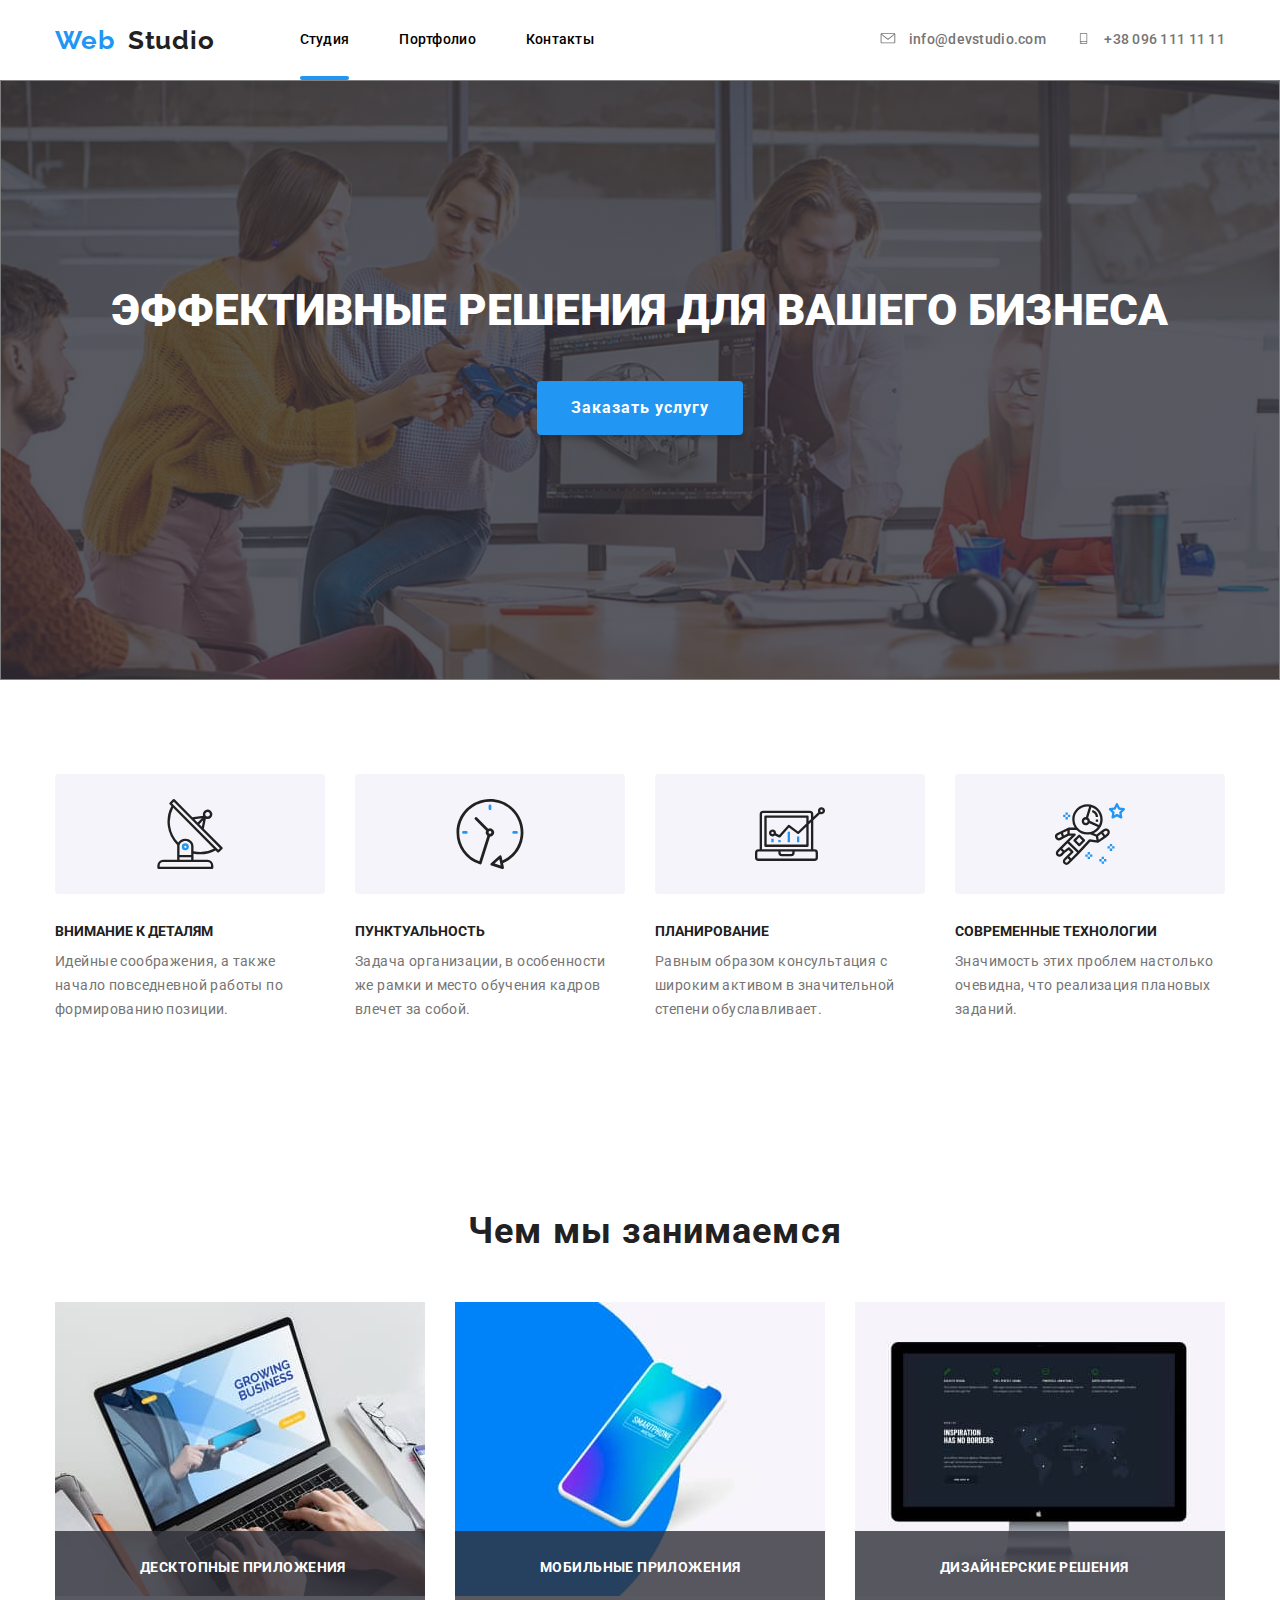
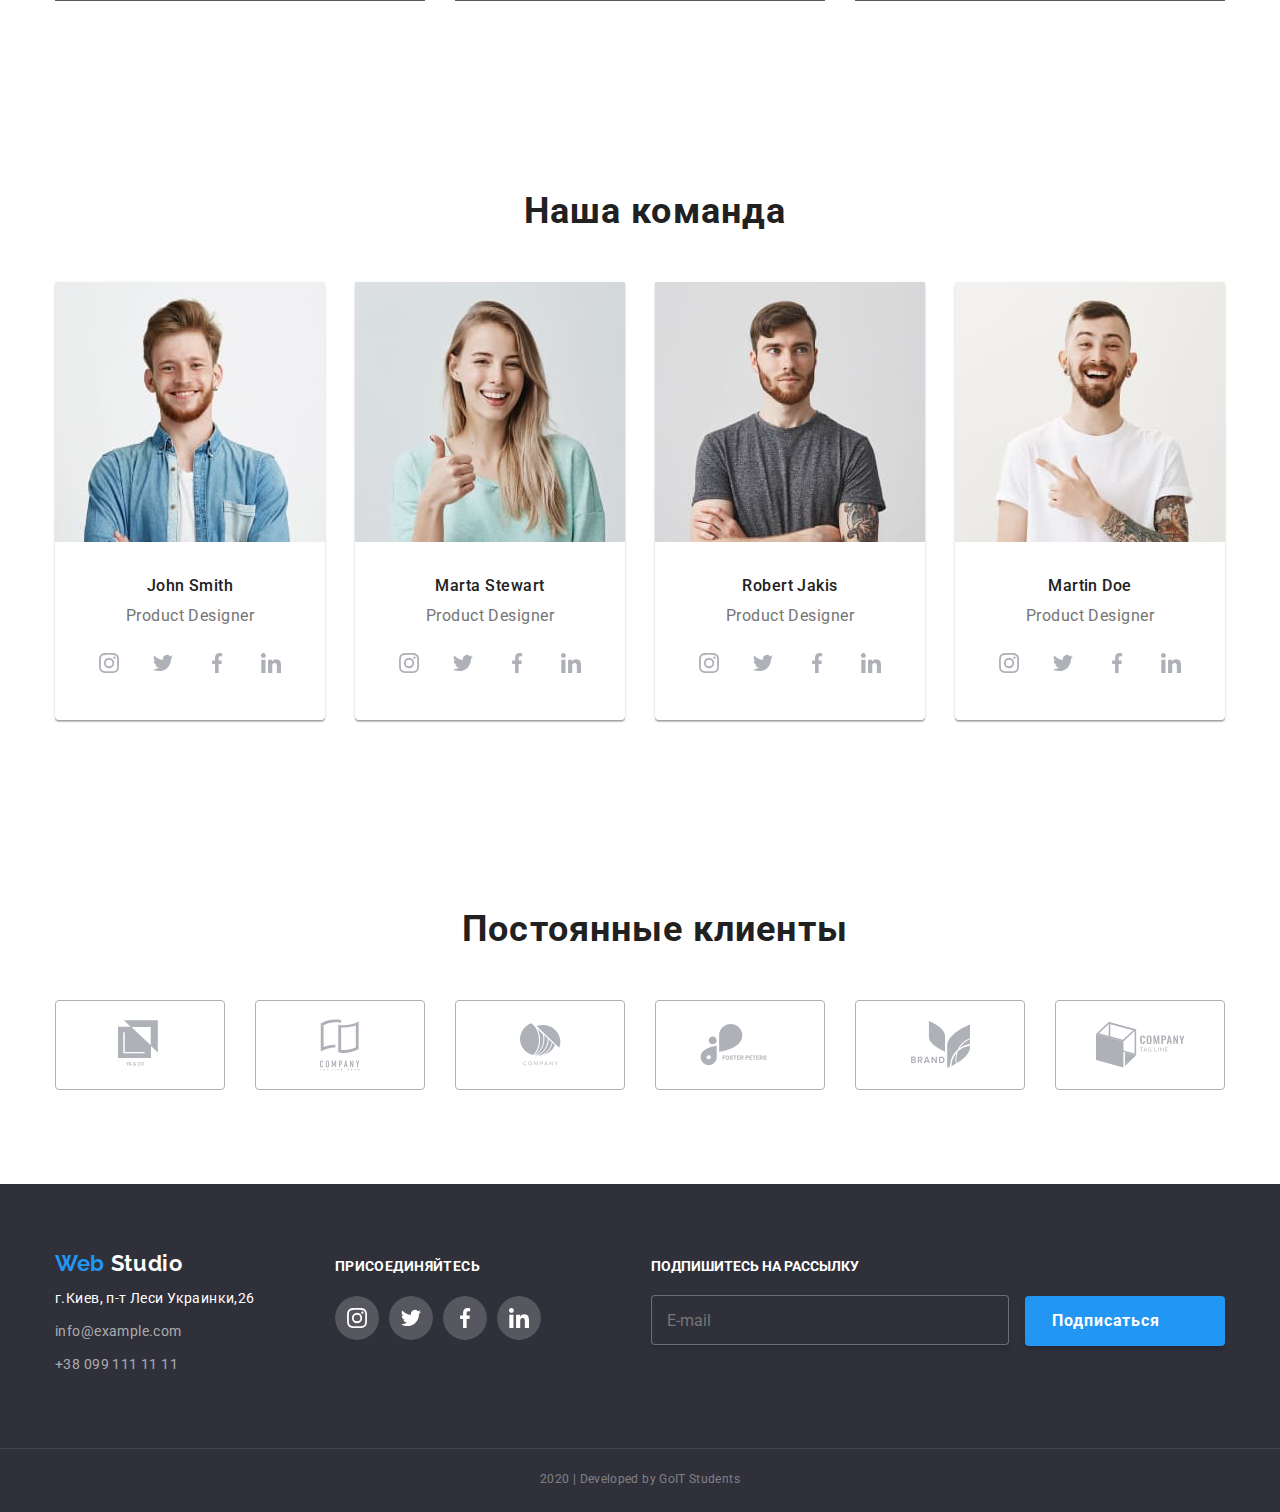
<file: index.html>
<!DOCTYPE html>
<html lang="en">

<head>
    <meta charset="UTF-8" />
    <meta name="viewport" content="width=device-width, initial-scale=1.0" />
    <title>Studio</title>

    <link href="https://fonts.googleapis.com/css2?family=Raleway:wght@700&family=Roboto:wght@400;500;700;900&display=swap" rel="stylesheet" />
    <link href="https://cdnjs.cloudflare.com/ajax/libs/modern-normalize/0.6.0/modern-normalize.min.css" rel="stylesheet" />
    <link rel="stylesheet" href="./css/main.min.css" />
</head>

<body class="background">
    <!--Header-->
    <header class="header container">
        <nav class="header-nav">
            <a href="./index.html" class="logo-lin">
                <span>Web&nbsp;</span> Studio
            </a>
            <ul class="site-nav">
                <li class="item">
                    <a href="./index.html" class="link-header-font current">Студия</a>
                </li>
                <li class="item">
                    <a href="./portfolio.html" class="link-header-font">Портфолио</a>
                </li>
                <li class="item">
                    <a href="" class="link-header-font">Контакты</a>
                </li>
            </ul>
        </nav>
        <ul class="auth-nav">
            <li class="unit">
                <a href="mailto:info@devstudio.com" class="link-header-font">
                    <svg class="mark" width="16" height="11">
              <use href="./images/sprite/envelope.svg#icon-envelope"></use>
            </svg> info@devstudio.com
                </a>
            </li>

            <li class="unit">
                <a href="tel:+380961111111" class="link-header-font">
                    <svg class="mark" width="15" height="11">
              <use
                href="./images/sprite/symbol-defs2.svg#icon-smartphone"
              ></use>
            </svg> +38 096 111 11 11
                </a>
            </li>
        </ul>
    </header>
    <main>
        <section class="overlay main">
            <h1 class="section">Эффективные решения для вашего бизнеса</h1>
            <button data-modal-open type="submit" class="button-order">
          Заказать услугу
        </button>
            <div class="backdrop is-hidden" data-backdrop>
                <div class="modal">
                    <form class="form" autocomplete="off">
                        <b class="form-title">Оставьте свои данные, мы вам перезвоним</b>

                        <div class="form-field">
                            <input type="text" class="form-input" name="data-contacts" id="person" placeholder=" " />
                            <label for="person" class="form-label">Имя</label>
                            <svg class="form-icon" width="18" height="18">
                  <use href="./images/form.svg#person"></use>
                </svg>
                        </div>

                        <div class="form-field">
                            <input type="tel" class="form-input" name="tel" id="tel" placeholder=" " />
                            <label for="tel" class="form-label">Телефон</label>
                            <svg class="form-icon" width="18" height="18">
                  <use href="./images/form.svg#phone"></use>
                </svg>
                        </div>
                        <div class="form-field">
                            <input type="text" class="form-input" name="mail" id="email" placeholder=" " />
                            <label for="email" class="form-label">Почта</label>
                            <svg class="form-icon" width="18" height="18">
                  <use href="./images/form.svg#email"></use>
                </svg>
                        </div>

                        <div class="form-field">
                            <textarea name="data-contacts" id="textarea" rows="6" class="form-coment" placeholder="  "></textarea>
                            <label for="textarea" class="form-textarea">
                  Комментарий
                </label>
                        </div>
                        <div class="terms-field">
                            <label class="label-checkbox">
                  <input
                    type="checkbox"
                    name="checkbox"
                    checked
                    class="input-checkbox"
                  />
                  <span class="icon-checkbox"></span>

                  Соглашаюсь с рассылкой и принимаю
                  <a href="#" class="linked terms">Условия договора</a>
                </label>
                        </div>
                        <button type="submit" class="button-submit">Отправить</button>
                    </form>
                    <button data-modal-close class="modal-button">
              <svg class="icon-close" width="18" height="18">
                <use href="./images/form.svg#close"></use>
              </svg>
            </button>
                </div>
            </div>
        </section>
        <section class="middle container">
            <ul class="details">
                <li class="box">
                    <div class="inside">
                        <svg class="size">
                <use href="./images/sprite/symbol-defs2.svg#icon-antenna"></use>
              </svg>
                    </div>
                    <h4 class="list">Внимание к деталям</h4>

                    <p class="texts">
                        Идейные соображения, а также начало повседневной работы по формированию позиции.
                    </p>
                </li>
                <li class="box">
                    <div class="inside">
                        <svg class="size">
                <use href="./images/sprite/symbol-defs2.svg#icon-clock"></use>
              </svg>
                    </div>
                    <h4 class="list">Пунктуальность</h4>

                    <p class="texts">
                        Задача организации, в особенности же рамки и место обучения кадров влечет за собой.
                    </p>
                </li>
                <li class="box">
                    <div class="inside">
                        <svg class="size">
                <use href="./images/sprite/symbol-defs2.svg#icon-diagram"></use>
              </svg>
                    </div>
                    <h4 class="list">Планирование</h4>

                    <p class="texts">
                        Равным образом консультация с широким активом в значительной степени обуславливает.
                    </p>
                </li>
                <li class="box">
                    <div class="inside">
                        <svg class="size">
                <use
                  href="./images/sprite/symbol-defs2.svg#icon-astronaut"
                ></use>
              </svg>
                    </div>
                    <h4 class="list">Современные технологии</h4>

                    <p class="texts">
                        Значимость этих проблем настолько очевидна, что реализация плановых заданий.
                    </p>
                </li>
            </ul>
        </section>
        <section class="business container">
            <h2 class="title-busy">Чем мы занимаемся</h2>
            <!--Графический контент:фотография-->
            <!--Чем мы занимаемся-->
            <ul class="details">
                <li class="space">
                    <a href="" class="decoration">
                        <div class="doit">
                            <div class="stripe"></div>
                            <img src="./images/box1.jpg " alt="ноутбук" width="370" height="294" />

                            <h3 class="doing">Десктопные приложения</h3>
                        </div>
                    </a>
                </li>

                <li class="space">
                    <a href="" class="decoration">
                        <div class="doit">
                            <div class="stripe"></div>
                            <img src="./images/box.jpg" alt="смартфон" width="370" height="294" />

                            <h3 class="doing">Мобильные приложения</h3>
                        </div>
                    </a>
                </li>

                <li class="space">
                    <a href="" class="decoration">
                        <div class="doit">
                            <div class="stripe"></div>
                            <img src="./images/img.jpg" alt="дисплей" width="370" height="294" />

                            <h3 class="doing">Дизайнерские решения</h3>
                        </div>
                    </a>
                </li>
            </ul>
        </section>

        <section class="team container">
            <h2 class="title-busy">Наша команда</h2>
            <ul class="com">
                <li class="member">
                    <img src="./images/john.jpg" alt="Джон Смитт" width="270" height="260" />

                    <h3 class="name">John Smith</h3>
                    <p class="duty">Product Designer</p>

                    <ul class="link">
                        <li class="social-link">
                            <a class="soc" href="https://www.instagram.com" aria-label="Ссылка на Instagram">
                                <svg class="font">
                    <use
                      href="./images/sprite/symbol-defs2.svg#icon-instagram"
                    ></use>
                  </svg>
                            </a>
                        </li>
                        <li class="social-link">
                            <a class="soc" href="https://tweeeter.com" aria-label="Ссылка на Twitter">
                                <svg class="font">
                    <use
                      href="./images/sprite/symbol-defs2.svg#icon-tweeter"
                    ></use>
                  </svg>
                            </a>
                        </li>
                        <li class="social-link">
                            <a class="soc" href="https://facebook.com" aria-label="Ссылка на Facebook">
                                <svg class="font">
                    <use
                      href="./images/sprite/symbol-defs2.svg#icon-facebook"
                    ></use>
                  </svg>
                            </a>
                        </li>
                        <li class="social-link">
                            <a class="soc" href="https://linkedin.com" aria-label="Ссылка на Linkedin">
                                <svg class="font">
                    <use href="./images/sprite/symbol-defs2.svg#icon-in"></use>
                  </svg>
                            </a>
                        </li>
                    </ul>
                </li>

                <li class="member">
                    <img src="./images/marta.jpg" alt="Марта Стюарт" width="270" height="260" />
                    <h3 class="name">Marta Stewart</h3>
                    <p class="duty">Product Designer</p>
                    <ul class="link break">
                        <li class="social-link">
                            <a class="soc" href="https://www.instagram.com" aria-label="Ссылка на Instagram">
                                <svg class="font">
                    <use
                      href="./images/sprite/symbol-defs2.svg#icon-instagram"
                    ></use>
                  </svg>
                            </a>
                        </li>
                        <li class="social-link">
                            <a class="soc" href="https://tweeeter.com" aria-label="Ссылка на Twitter">
                                <svg class="font">
                    <use
                      href="./images/sprite/symbol-defs2.svg#icon-tweeter"
                    ></use>
                  </svg>
                            </a>
                        </li>
                        <li class="social-link">
                            <a class="soc" href="https://facebook.com" aria-label="Ссылка на Facebook">
                                <svg class="font">
                    <use
                      href="./images/sprite/symbol-defs2.svg#icon-facebook"
                    ></use>
                  </svg>
                            </a>
                        </li>
                        <li class="social-link">
                            <a class="soc" href="https://linkedin.com" aria-label="Ссылка на Linkedin">
                                <svg class="font">
                    <use href="./images/sprite/symbol-defs2.svg#icon-in"></use>
                  </svg>
                            </a>
                        </li>
                    </ul>
                </li>

                <li class="member">
                    <img src="./images/robert.jpg" alt="Роберт Джакис" width="270" height="260" />
                    <h3 class="name">Robert Jakis</h3>
                    <p class="duty">Product Designer</p>
                    <ul class="link break">
                        <li class="social-link">
                            <a class="soc" href="https://www.instagram.com" aria-label="Ссылка на Instagram">
                                <svg class="font">
                    <use
                      href="./images/sprite/symbol-defs2.svg#icon-instagram"
                    ></use>
                  </svg>
                            </a>
                        </li>
                        <li class="social-link">
                            <a class="soc" href="https://tweeeter.com" aria-label="Ссылка на Twitter">
                                <svg class="font">
                    <use
                      href="./images/sprite/symbol-defs2.svg#icon-tweeter"
                    ></use>
                  </svg>
                            </a>
                        </li>
                        <li class="social-link">
                            <a class="soc" href="https://facebook.com" aria-label="Ссылка на Facebook">
                                <svg class="font">
                    <use
                      href="./images/sprite/symbol-defs2.svg#icon-facebook"
                    ></use>
                  </svg>
                            </a>
                        </li>
                        <li class="social-link">
                            <a class="soc" href="https://linkedin.com" aria-label="Ссылка на Linkedin">
                                <svg class="font">
                    <use href="./images/sprite/symbol-defs2.svg#icon-in"></use>
                  </svg>
                            </a>
                        </li>
                    </ul>
                </li>

                <li class="member">
                    <img src="./images/martin.jpg" alt="Мартин Доу" width="270" height="260" />
                    <h3 class="name">Martin Doe</h3>
                    <p class="duty">Product Designer</p>
                    <ul class="link">
                        <li class="social-link">
                            <a class="soc" href="https://www.instagram.com" aria-label="Ссылка на Instagram">
                                <svg class="font">
                    <use
                      href="./images/sprite/symbol-defs2.svg#icon-instagram"
                    ></use>
                  </svg>
                            </a>
                        </li>
                        <li class="social-link">
                            <a class="soc" href="https://tweeeter.com" aria-label="Ссылка на Twitter">
                                <svg class="font">
                    <use
                      href="./images/sprite/symbol-defs2.svg#icon-tweeter"
                    ></use>
                  </svg>
                            </a>
                        </li>
                        <li class="social-link">
                            <a class="soc" href="https://facebook.com" aria-label="Ссылка на Facebook">
                                <svg class="font">
                    <use
                      href="./images/sprite/symbol-defs2.svg#icon-facebook"
                    ></use>
                  </svg>
                            </a>
                        </li>
                        <li class="social-link">
                            <a class="soc" href="https://linkedin.com" aria-label="Ссылка на Linkedin">
                                <svg class="font">
                    <use href="./images/sprite/symbol-defs2.svg#icon-in"></use>
                  </svg>
                            </a>
                        </li>
                    </ul>
                </li>
            </ul>
        </section>

        <section class="clients container">
            <h2 class="title-busy">Постоянные клиенты</h2>

            <ul class="logotype">
                <li class="label">
                    <a class="icon" href="" aria-label="ссылка на логотип1 ">
                        <svg class="brand" width="44" height="49">
                <use href="./images/sprite/symbol-defs2.svg#icon-logo1"></use>
              </svg>
                    </a>
                </li>
                <li class="label">
                    <a class="icon" href="" aria-label="ссылка на логотип2 ">
                        <svg class="brand" width="40" height="52">
                <use href="./images/sprite/symbol-defs2.svg#icon-logo2"></use>
              </svg>
                    </a>
                </li>
                <li class="label">
                    <a class="icon" href="" aria-label="ссылка на логотип3 ">
                        <svg class="brand" width="41" height="43">
                <use href="./images/sprite/symbol-defs2.svg#icon-logo3"></use>
              </svg>
                    </a>
                </li>
                <li class="label">
                    <a class="icon" href="" aria-label="ссылка на логотип3 ">
                        <svg class="brand" width="80" height="42">
                <use href="./images/sprite/symbol-defs2.svg#icon-logo4"></use>
              </svg>
                    </a>
                </li>
                <li class="label">
                    <a class="icon" href="" aria-label="ссылка на логотип3 ">
                        <svg class="brand" width="59" height="47">
                <use href="./images/sprite/symbol-defs2.svg#icon-logo5"></use>
              </svg>
                    </a>
                </li>
                <li class="label">
                    <a class="icon" href="" aria-label="ссылка на логотип3 ">
                        <svg class="brand" width="89" height="46">
                <use href="./images/sprite/symbol-defs2.svg#icon-logo6"></use>
              </svg>
                    </a>
                </li>
            </ul>
        </section>
    </main>

    <footer class="footer-page">
        <div class="container footer">
            <div class="footer-contact">
                <a href="" class="decorate">
                    <span class="foot-web">Web</span>
                    <span class="foot-studio">Studio</span>
                </a>
                <address>
            <p class="address">г.Киев, п-т Леси Украинки,26</p>
            <ul class="cont">
              <li class="item">
                <a href="info@example.com" class="footer-contacts">
                  info@example.com
                </a>
              </li>
              <li class="item">
                <a href="tel:+380991111111" class="footer-contacts">
                  +38 099 111 11 11
                </a>
              </li>
            </ul>
          </address>
            </div>

            <div class="join-us">
                <p class="title">присоединяйтесь</p>
                <ul class="footer-links">
                    <li class="links">
                        <a href="" aria-label="Ссылка на Instagram"></a>
                        <svg class="link-id" width="20" height="20">
                <use
                  href="./images/sprite/symbol-defs2.svg#icon-Ellipsei"
                ></use>
              </svg>
                    </li>
                    <li class="links">
                        <a href="" aria-label="Ссылка на Twitter"></a>
                        <svg class="link-id" width="20" height="16">
                <use
                  href="./images/sprite/symbol-defs2.svg#icon-Ellipset"
                ></use>
              </svg>
                    </li>
                    <li class="links">
                        <a href="" aria-label="Ссылка на Twitter"></a>
                        <svg class="link-id" width="10" height="20">
                <use
                  href="./images/sprite/symbol-defs2.svg#icon-Ellipsef"
                ></use>
              </svg>
                    </li>
                    <li class="links">
                        <a href="" aria-label="Ссылка на Twitter"></a>
                        <svg class="link-id" width="13" height="14">
                <use
                  href="./images/sprite/symbol-defs2.svg#icon-Ellipsein"
                ></use>
              </svg>
                    </li>
                </ul>
            </div>
            <div class="join-form">
                <b class="join">Подпишитесь на рассылку</b>
                <form action="#">
                    <input type="email" name="email" placeholder="E-mail" class="form-footer" />
                    <button type="submit" class="submit-button">
              Подписаться
              <svg class="icon-send" width="24" height="24">
                <use href="./images/form.svg#iconsend"></use>
              </svg>
            </button>
                </form>
            </div>
        </div>
        <div class="copyright">
            <p class="authors">2020 | Developed by GoIT Students</p>
        </div>
    </footer>

    <script>
        const refs = {
            openModalBtn: document.querySelector('[data-modal-open]'),
            closeModalBtn: document.querySelector('[data-modal-close]'),
            backdrop: document.querySelector('[data-backdrop]'),
        }

        refs.openModalBtn.addEventListener('click', toggleModal)
        refs.closeModalBtn.addEventListener('click', toggleModal)

        function toggleModal() {
            refs.backdrop.classList.toggle('is-hidden')
        }
    </script>
</body>

</html>
</file>
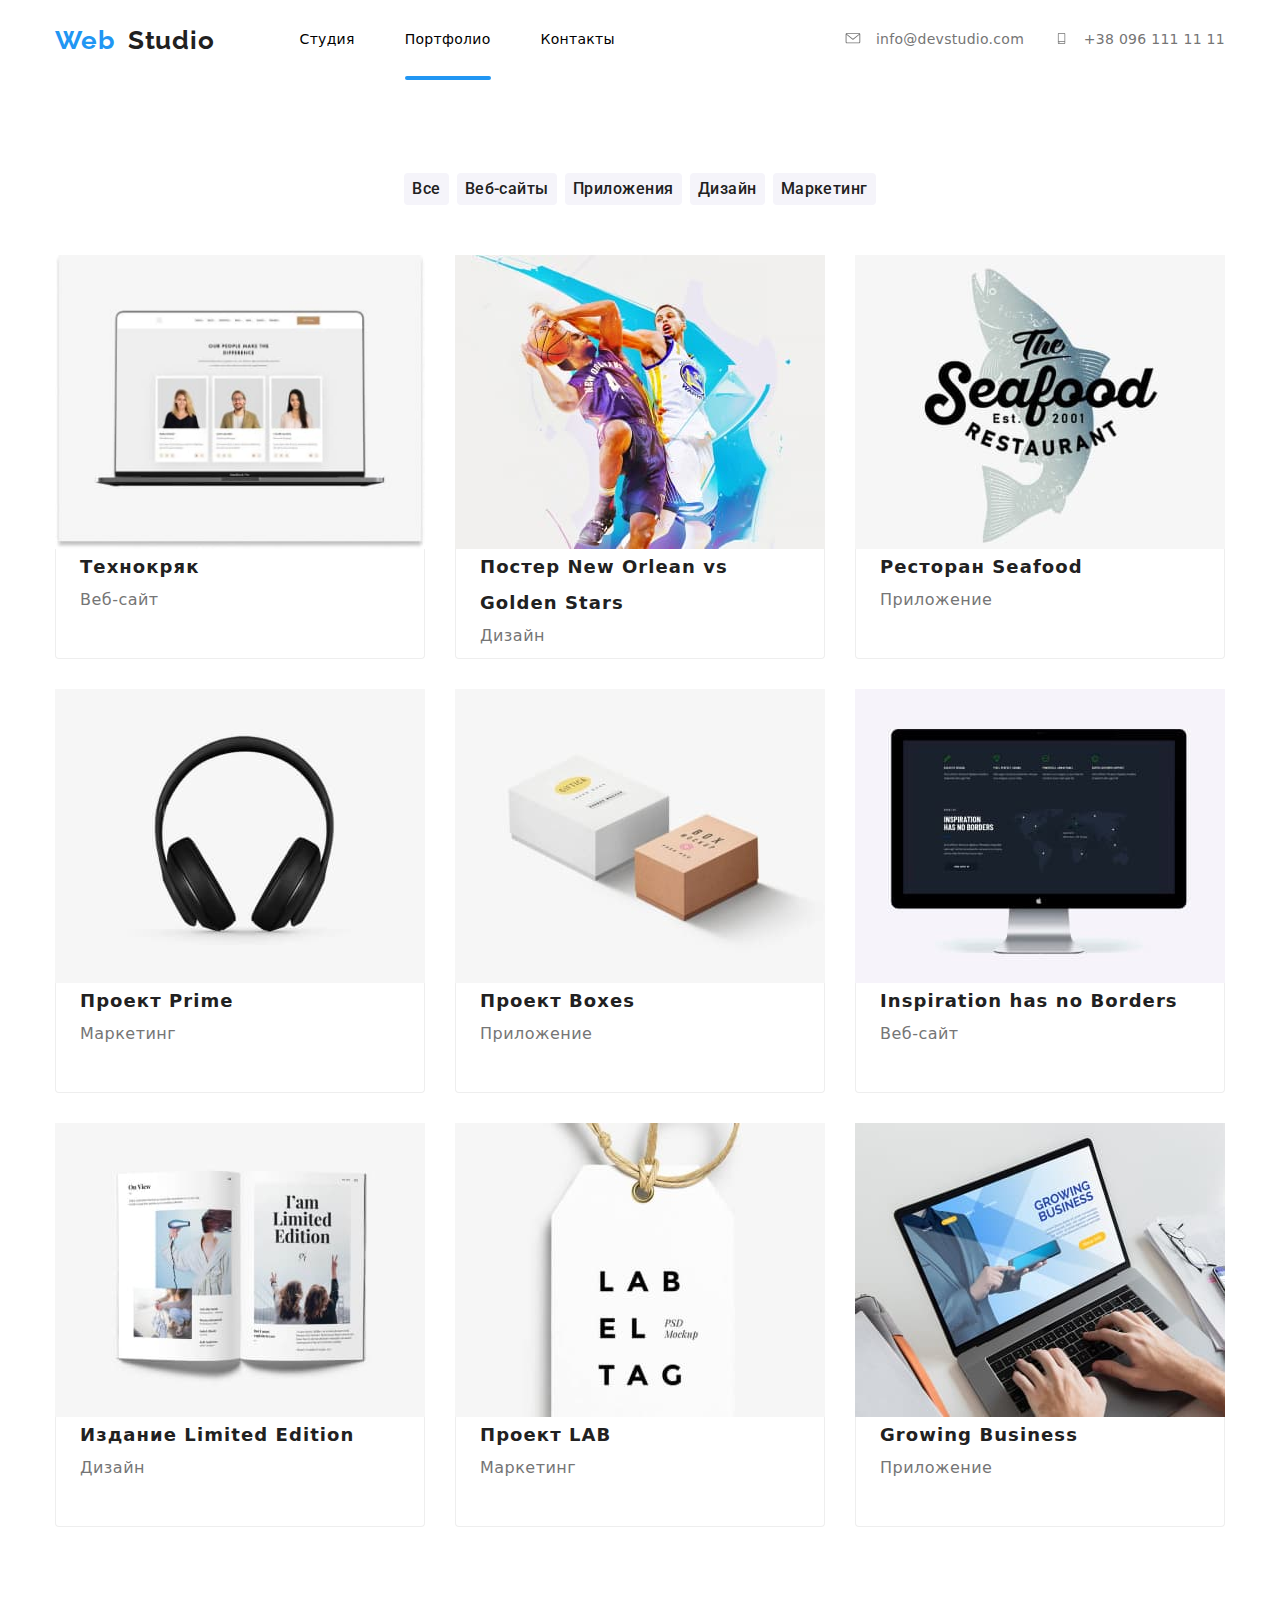
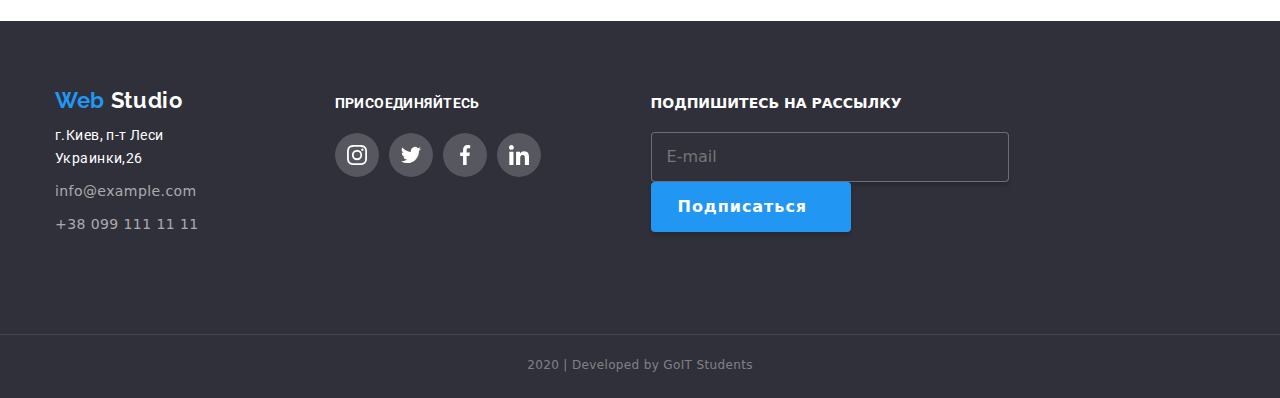
<file: portfolio.html>
<!DOCTYPE html>
<html lang="ru">

<head>
    <meta charset="UTF-8" />
    <meta name="viewport" content="width=device-width, initial-scale=1.0" />
    <title>Portfolio</title>

    <link href="https://fonts.googleapis.com/css2?family=Raleway:wght@700&family=Roboto:wght@400;500;700;900&display=swap" rel="stylesheet" />
    <link href="https://cdnjs.cloudflare.com/ajax/libs/modern-normalize/0.6.0/modern-normalize.min.css" rel="stylesheet" />
    <link rel="stylesheet" href="./css/main.min.css" />
</head>

<body class="backgroung">
    <header class="header container">
        <nav class="header-nav">
            <a href="./index.html " class="logo-lin">
                <span>Web&nbsp;</span> Studio
            </a>
            <ul class="site-nav">
                <li class="item">
                    <a href="./index.html " class="link-header-font">Студия</a>
                </li>
                <li class="item">
                    <a href="./portfolio.html " class="link-header-font current">
              Портфолио
            </a>
                </li>
                <li class="item">
                    <a href=" " class="link-header-font">Контакты</a>
                </li>
            </ul>
        </nav>
        <ul class="auth-nav">
            <li class="unit">
                <a href="mailto:info@devstudio.com" class="link-header-font">
                    <svg class="mark" width="16 " height="11 ">
              <use href="./images/sprite/envelope.svg#icon-envelope "></use>
            </svg> info@devstudio.com
                </a>
            </li>

            <li class="unit">
                <a href="tel:+380961111111 " class="link-header-font">
                    <svg class="mark" width="15 " height="11 ">
              <use
                href="./images/sprite/symbol-defs2.svg#icon-smartphone "
              ></use>
            </svg> +38 096 111 11 11
                </a>
            </li>
        </ul>
    </header>

    <main>
        <h1 class="projects">Наши проекты</h1>

        <section class="shop container">
            <ul class="detail">
                <li class="click">
                    <button type="button" class="button-list">Все</button>
                </li>
                <li class="click">
                    <button type="button" class="button-list">Веб-сайты</button>
                </li>
                <li class="click">
                    <button type="button" class="button-list">Приложения</button>
                </li>
                <li class="click">
                    <button type="button" class="button-list">Дизайн</button>
                </li>
                <li class="click">
                    <button type="button" class="button-list">Маркетинг</button>
                </li>
            </ul>

            <ul class="container-flex">
                <li class="card">
                    <a href=" " class="decoration">
                        <div class="optic">
                            <img class="buttom-picture" src="./images/macbook.jpg" alt="макбук" width="370" height="294" />
                            <div class="overlays">
                                <p class="message">
                                    Технокряк это современная площадка распространения коронавируса. Компании используют эту платформу для цифрового шпионажа и атак на защищённые сервера конкурентов.
                                </p>
                            </div>
                        </div>
                        <div class="signature">
                            <h2 class="text-title">Технокряк</h2>
                            <p class="text-button">Веб-сайт</p>
                        </div>
                    </a>
                </li>

                <li class="card">
                    <a href=" " class="decoration">
                        <div class="optic">
                            <img class="buttom-picture" src="./images/basket.jpg" alt="баскетбол" width="370" height="294" />
                            <div class="overlays">
                                <p class="message">
                                    Технокряк это современная площадка распространения коронавируса. Компании используют эту платформу для цифрового шпионажа и атак на защищённые сервера конкурентов.
                                </p>
                            </div>
                        </div>
                        <div class="signature">
                            <h2 class="text-title">Постер New Orlean vs Golden Stars</h2>
                            <p class="text-button">Дизайн</p>
                        </div>
                    </a>
                </li>

                <li class="card">
                    <a href=" " class="decoration">
                        <div class="optic">
                            <img class="buttom-picture" src="./images/seafood.jpg" alt="морская еда" width="370" height="294" />
                            <div class="overlays">
                                <p class="message">
                                    Технокряк это современная площадка распространения коронавируса. Компании используют эту платформу для цифрового шпионажа и атак на защищённые сервера конкурентов.
                                </p>
                            </div>
                        </div>
                        <div class="signature">
                            <h2 class="text-title">Ресторан Seafood</h2>
                            <p class="text-button">Приложение</p>
                        </div>
                    </a>
                </li>

                <li class="card">
                    <a href=" " class="decoration">
                        <div class="optic">
                            <img class="buttom-picture" src="./images/headphone.jpg " alt="морская еда" width="370" height="294" />
                            <div class="overlays">
                                <p class="message">
                                    Технокряк это современная площадка распространения коронавируса. Компании используют эту платформу для цифрового шпионажа и атак на защищённые сервера конкурентов.
                                </p>
                            </div>
                        </div>
                        <div class="signature">
                            <h2 class="text-title">Проект Prime</h2>
                            <p class="text-button">Маркетинг</p>
                        </div>
                    </a>
                </li>

                <li class="card">
                    <a href=" " class="decoration">
                        <div class="optic">
                            <img class="buttom-picture" src="./images/boxes.jpg" alt="короб" width="370" height="294" />
                            <div class="overlays">
                                <p class="message">
                                    Технокряк это современная площадка распространения коронавируса. Компании используют эту платформу для цифрового шпионажа и атак на защищённые сервера конкурентов.
                                </p>
                            </div>
                        </div>
                        <div class="signature">
                            <h2 class="text-title">Проект Boxes</h2>
                            <p class="text-button">Приложение</p>
                        </div>
                    </a>
                </li>

                <li class="card">
                    <a href=" " class="decoration">
                        <div class="optic">
                            <img class="buttom-picture" src="./images/img.jpg" alt="дисплей" width="370" height="294" />
                            <div class="overlays">
                                <p class="message">
                                    Технокряк это современная площадка распространения коронавируса. Компании используют эту платформу для цифрового шпионажа и атак на защищённые сервера конкурентов.
                                </p>
                            </div>
                        </div>
                        <div class="signature">
                            <h2 class="text-title">Inspiration has no Borders</h2>
                            <p class="text-button">Веб-сайт</p>
                        </div>
                    </a>
                </li>

                <li class="card">
                    <a href=" " class="decoration">
                        <div class="optic">
                            <img class="buttom-picture" src="./images/magazine.jpg" alt="журнал" width="370" height="294" />
                            <div class="overlays">
                                <p class="message">
                                    Технокряк это современная площадка распространения коронавируса. Компании используют эту платформу для цифрового шпионажа и атак на защищённые сервера конкурентов.
                                </p>
                            </div>
                        </div>
                        <div class="signature">
                            <h2 class="text-title">Издание Limited Edition</h2>
                            <p class="text-button">Дизайн</p>
                        </div>
                    </a>
                </li>

                <li class="card">
                    <a href=" " class="decoration">
                        <div class="optic">
                            <img class="buttom-picture" src="./images/label.jpg" alt="ярлык" width="370" height="294" />
                            <div class="overlays">
                                <p class="message">
                                    Технокряк это современная площадка распространения коронавируса. Компании используют эту платформу для цифрового шпионажа и атак на защищённые сервера конкурентов.
                                </p>
                            </div>
                        </div>
                        <div class="signature">
                            <h2 class="text-title">Проект LAB</h2>
                            <p class="text-button">Маркетинг</p>
                        </div>
                    </a>
                </li>

                <li class="card">
                    <a href=" " class="decoration">
                        <div class="optic">
                            <img class="buttom-picture" src="./images/box1.jpg" alt="дисплей" width="370" height="294" />
                            <div class="overlays">
                                <p class="message">
                                    Технокряк это современная площадка распространения коронавируса. Компании используют эту платформу для цифрового шпионажа и атак на защищённые сервера конкурентов.
                                </p>
                            </div>
                        </div>
                        <div class="signature">
                            <h2 class="text-title">Growing Business</h2>
                            <p class="text-button">Приложение</p>
                        </div>
                    </a>
                </li>
            </ul>
        </section>
    </main>
    <footer class="footer-page">
        <div class="container footer">
            <div class="footer-contact">
                <a href=" " class="decorate">
                    <span class="foot-web">Web</span>
                    <span class="foot-studio">Studio</span>
                </a>
                <address>
            <p class="address">г.Киев, п-т Леси Украинки,26</p>
            <ul class="cont">
              <li class="item">
                <a href="info@example.com" class="footer-contacts">
                  info@example.com
                </a>
              </li>
              <li class="item">
                <a href="tel:+380991111111" class="footer-contacts">
                  +38 099 111 11 11
                </a>
              </li>
            </ul>
          </address>
            </div>

            <div class="join-us">
                <p class="title">присоединяйтесь</p>
                <ul class="footer-links">
                    <li class="links">
                        <a href=" " aria-label="Ссылка на Instagram"></a>
                        <svg class="link-id" width="20" height="20">
                <use
                  href="./images/sprite/symbol-defs2.svg#icon-Ellipsei "
                ></use>
              </svg>
                    </li>
                    <li class="links">
                        <a href=" " aria-label="Ссылка на Twitter"></a>
                        <svg class="link-id" width="20 " height="16 ">
                <use
                  href="./images/sprite/symbol-defs2.svg#icon-Ellipset "
                ></use>
              </svg>
                    </li>
                    <li class="links">
                        <a href=" " aria-label="Ссылка на Twitter "></a>
                        <svg class="link-id" width="10" height="20 ">
                <use
                  href="./images/sprite/symbol-defs2.svg#icon-Ellipsef"
                ></use>
              </svg>
                    </li>
                    <li class="links">
                        <a href=" " aria-label="Ссылка на Twitter"></a>
                        <svg class="link-id" width="13" height="14">
                <use
                  href="./images/sprite/symbol-defs2.svg#icon-Ellipsein"
                ></use>
              </svg>
                    </li>
                </ul>
            </div>
            <div class="join-form">
                <b class="join">Подпишитесь на рассылку</b>
                <form action="# ">
                    <input type="email" name="email" placeholder="E-mail" class="form-footer" />
                    <button type="submit" class="submit-button">
              Подписаться
              <svg class="icon-send" width="24 " height="24 ">
                <use href="./images/form.svg#iconsend "></use>
              </svg>
            </button>
                </form>
            </div>
        </div>
        <div class="copyright">
            <p class="authors">2020 | Developed by GoIT Students</p>
        </div>
    </footer>
</body>

</html>
</file>
<file: css/main.min.css>
.unit,.auth-nav,.details,.com,.link,.logotype,.footer-links,.footer-contact .cont,.cont>.item,.detail,.container-flex{margin:0;padding:0;list-style:none;text-decoration:none}.header{width:1200px;height:80px;padding-left:15px;padding-right:15px;margin-right:auto;margin-left:auto}.unit:not(:last-child){margin-right:30px}.unit:hover .link-header-font,.unit:focus .link-header-font{color:#2196f3}.mark{fill:currentColor;margin-right:10px}.logo-lin{color:#212121;font-family:raleway,sans-serif;font-weight:700;font-size:26px;line-height:1.19;letter-spacing:0.03em;text-decoration:none}.logo-lin>span{color:#2196f3}.link-header-font{bottom:0;font-weight:500;font-size:14px;line-height:1.14;letter-spacing:0.02em;text-decoration:none;cursor:pointer}.header{display:-webkit-box;display:-ms-flexbox;display:flex;-webkit-box-align:center;-ms-flex-align:center;align-items:center}.header-nav{display:-webkit-box;display:-ms-flexbox;display:flex;-webkit-box-align:center;-ms-flex-align:center;align-items:center}.site-nav{list-style:none;text-decoration:none;display:-webkit-box;display:-ms-flexbox;display:flex;margin-left:85px;padding-left:0;margin-top:0;margin-bottom:0}.site-nav>.item+.item{margin-left:50px}.site-nav .link-header-font{display:block;padding-top:32px;padding-bottom:32px;color:#000;-webkit-transition:color 250ms cubic-bezier(0.4, 0, 0.2, 1);transition:color 250ms cubic-bezier(0.4, 0, 0.2, 1)}.site-nav .current{color:#000;position:relative}.site-nav .current::after{content:'';position:absolute;bottom:0;right:0;display:block;width:100%;height:4px;background:#2196f3;border-radius:2px}.site-nav .current::after .link-header-font:hover,.site-nav .current::after .link-header-font:focus{color:#2196f3}.auth-nav{display:-webkit-inline-box;display:-ms-inline-flexbox;display:inline-flex;-webkit-box-align:center;-ms-flex-align:center;align-items:center;margin-left:auto}.auth-nav .link-header-font{display:block;padding-top:32px;padding-bottom:32px;-webkit-transition:color 250ms cubic-bezier(0.4, 0, 0.2, 1);transition:color 250ms cubic-bezier(0.4, 0, 0.2, 1)}.auth-nav>.item+.item{margin-left:30px}.auth-nav .link-header-font,main .text{color:#757575}.overlay{max-width:1600px;height:600px;margin-left:auto;margin-right:auto;background-repeat:no-repeat;background-position:center;background-size:cover;background-image:-webkit-gradient(linear, left top, right top, from(rgba(47,48,58,0.8)), to(rgba(47,48,58,0.8))),url(../images/header.jpg);background-image:linear-gradient(to right, rgba(47,48,58,0.8), rgba(47,48,58,0.8)),url(../images/header.jpg)}.backdrop{position:fixed;top:0;left:0;width:100%;height:100%;visibility:visible;opacity:1;background:rgba(0,0,0,0.2);-webkit-transition:opacity 250ms cubic-bezier(0.4, 0, 0.2, 1);transition:opacity 250ms cubic-bezier(0.4, 0, 0.2, 1)}.backdrop.is-hidden{visibility:hidden;opacity:0;pointer-events:none}.is-hidden .modal{-webkit-transform:translate(-50%, -50%) scale(0.7);transform:translate(-50%, -50%) scale(0.7)}.modal{position:absolute;top:50%;left:50%;-webkit-transform:translate(-50%, -50%) scale(1);transform:translate(-50%, -50%) scale(1);width:528px;height:581px;background:white;-webkit-box-shadow:0px 2px 1px rgba(0,0,0,0.2),0px 1px 1px rgba(0,0,0,0.14),0px 1px 3px rgba(0,0,0,0.12);box-shadow:0px 2px 1px rgba(0,0,0,0.2),0px 1px 1px rgba(0,0,0,0.14),0px 1px 3px rgba(0,0,0,0.12);border-radius:4px;-webkit-transition:-webkit-transform 250ms cubic-bezier(0.4, 0, 0.2, 1);transition:-webkit-transform 250ms cubic-bezier(0.4, 0, 0.2, 1);transition:transform 250ms cubic-bezier(0.4, 0, 0.2, 1);transition:transform 250ms cubic-bezier(0.4, 0, 0.2, 1), -webkit-transform 250ms cubic-bezier(0.4, 0, 0.2, 1)}.form{padding:20px;margin:20px}.form-icon{position:absolute;display:inline-block;top:50%;-webkit-transform:translateY(-50%);transform:translateY(-50%);left:16px;margin-right:8px;-webkit-transition:fill 250ms cubic-bezier(0.4, 0, 0.2, 1);transition:fill 250ms cubic-bezier(0.4, 0, 0.2, 1)}.form-title{display:block;margin-bottom:30px;text-align:center;font-weight:700;font-size:20px}.form-input{display:block;width:100%;height:40px;padding:0 0 0 42px;cursor:pointer;border:1px solid rgba(33,33,33,0.2);border-radius:4px;-webkit-transition:border-color 250ms cubic-bezier(0.4, 0, 0.2, 1);transition:border-color 250ms cubic-bezier(0.4, 0, 0.2, 1)}.form-input:focus ~ .form-label{color:#2196f3}.form-input:focus+.form-label,.form-input:not(:placeholder-shown)+.form-label{-webkit-transform:translate(-23px, -40px);transform:translate(-23px, -40px)}.form-input:placeholder-shown{background-color:#fff}.form-input:focus ~ .form-icon,.form-input:not(:placeholder-shown) ~ .form-icon{fill:#2196f3}.form-input:focus,.form-input:not(:placeholder-shown){border-color:#2196f3;outline:none}.form-field{position:relative;margin-bottom:28px}.form-field:focus-within>.form-icon{color:#2196f3}.form-field .form-label{position:absolute;top:50%;left:42px;-webkit-transform:translateY(-50%);transform:translateY(-50%);color:#757575;-webkit-transition:-webkit-transform 250ms linear;transition:-webkit-transform 250ms linear;transition:transform 250ms linear;transition:transform 250ms linear, -webkit-transform 250ms linear}.form-textarea{position:absolute;top:12px;left:16px;font-size:14px;line-height:1.14;letter-spacing:0.01em;color:#757575;-webkit-transition:-webkit-transform 250ms cubic-bezier(0.4, 0, 0.2, 1);transition:-webkit-transform 250ms cubic-bezier(0.4, 0, 0.2, 1);transition:transform 250ms cubic-bezier(0.4, 0, 0.2, 1);transition:transform 250ms cubic-bezier(0.4, 0, 0.2, 1), -webkit-transform 250ms cubic-bezier(0.4, 0, 0.2, 1)}.form-coment{width:100%;resize:none;padding:12px 0 0 16px;cursor:pointer;white-space:nowrap;border:1px solid rgba(33,33,33,0.2);border-radius:4px;-webkit-transition:border-color 250ms cubic-bezier(0.4, 0, 0.2, 1);transition:border-color 250ms cubic-bezier(0.4, 0, 0.2, 1)}.form-coment:focus+.form-textarea,.form-coment:not(:placeholder-shown)+.form-textarea{-webkit-transform:translateY(-35px);transform:translateY(-35px);color:#2196f3}.form-coment:focus,.form-coment:not(:placeholder-shown){border-color:#2196f3;outline:none}.button-submit{height:50px;padding:0;margin-top:30px;margin-bottom:40px;cursor:pointer;font-weight:700;font-size:16px;line-height:1.87;text-align:center;letter-spacing:0.06em;color:#fff;border-color:#2196f3;background:#2196f3;-webkit-box-shadow:0px 4px 4px rgba(0,0,0,0.15);box-shadow:0px 4px 4px rgba(0,0,0,0.15);border-radius:4px;border:0}.modal-button{position:absolute;top:-10px;right:-10px;width:30px;height:30px;padding:0;border:0;border-radius:50%;background-color:#fff;-webkit-box-shadow:0px 2px 1px rgba(0,0,0,0.2),0px 1px 1px rgba(0,0,0,0.14),0px 1px 3px rgba(0,0,0,0.12);box-shadow:0px 2px 1px rgba(0,0,0,0.2),0px 1px 1px rgba(0,0,0,0.14),0px 1px 3px rgba(0,0,0,0.12);cursor:pointer}.icon-close{position:absolute;top:50%;left:50%;-webkit-transform:translate(-50%, -50%);transform:translate(-50%, -50%)}.terms-field{width:100%;text-align:left}.label-checkbox{display:-webkit-box;display:-ms-flexbox;display:flex;font-size:14px;line-height:1.71;-webkit-box-align:center;-ms-flex-align:center;align-items:center;color:#757575;cursor:pointer}.icon-checkbox{display:inline-block;width:15px;height:15px;border-radius:2px;margin-right:8px;border:2px solid black;background-color:#fff;-webkit-transition:250ms cubic-bezier(0.4, 0, 0.2, 1);transition:250ms cubic-bezier(0.4, 0, 0.2, 1)}.input-checkbox{position:absolute;width:1px;height:1px;margin:-1px;border:0px;padding:0px;clip:rect(0 0 0 0);overflow:hidden}.linked.terms{display:block;margin-left:5px;color:#2196f3;text-decoration:underline;text-align:right}.input-checkbox:checked+.icon-checkbox{background-color:#2196f3;background-image:url(../images/iconcheck.svg);background-size:cover;border-radius:2px;border-color:#2196f3}.contact{display:-webkit-box;display:-ms-flexbox;display:flex;margin-left:auto;-webkit-box-align:center;-ms-flex-align:center;align-items:center}.contact>.item+.item{margin-left:30px}.contact a{list-style:none;text-decoration:none;color:#757575;margin-top:32px;margin-bottom:32px}.header-font{font-weight:500;font-size:14px;line-height:1.14;letter-spacing:0.02em;text-decoration:none}.doing{z-index:2;position:absolute;display:-webkit-box;display:-ms-flexbox;display:flex;-webkit-box-align:center;-ms-flex-align:center;align-items:center;-webkit-box-pack:center;-ms-flex-pack:center;justify-content:center;color:white;font-family:Roboto;font-style:normal;font-weight:700;font-size:14px;line-height:1.17;letter-spacing:0.03em;text-transform:uppercase;bottom:11px;left:85px}.doit{position:relative}.stripe{content:'';z-index:1;display:inline-block;position:absolute;width:100%;height:70px;bottom:0;background-color:rgba(47,48,58,0.8)}.details{display:-webkit-box;display:-ms-flexbox;display:flex;-webkit-box-pack:center;-ms-flex-pack:center;justify-content:center;border-bottom:1px solid white}.details>.box+.box{margin-left:30px}.details>.space+.space{margin-left:30px}.texts{margin:0;font-weight:normal;font-size:14px;line-height:1.7;letter-spacing:0.03em;color:#757575}.team{background-color:#fff;padding-top:94px;padding-bottom:94px;margin:0}.shop{padding-bottom:94px}.member{width:270px;padding-bottom:11px;border-bottom-left-radius:4px;border-bottom-right-radius:4px;text-align:center;background-color:#fff;border-radius:4px;-webkit-box-shadow:0px 2px 1px rgba(0,0,0,0.2),0px 1px 1px rgba(0,0,0,0.14),0px 1px 3px rgba(0,0,0,0.12);box-shadow:0px 2px 1px rgba(0,0,0,0.2),0px 1px 1px rgba(0,0,0,0.14),0px 1px 3px rgba(0,0,0,0.12)}.section{margin-top:0;margin-bottom:40px;padding-top:200px;color:#fff;font-style:normal;font-weight:900;font-size:44px;line-height:1.36;text-transform:uppercase}.business{padding-top:94px;padding-bottom:94px}.title-busy{width:1200px;text-align:center;margin-top:0;margin-bottom:50px;color:#212121;font-style:normal;font-weight:700;font-size:36px;line-height:1.17;letter-spacing:0.03em}.back{display:-webkit-box;display:-ms-flexbox;display:flex}.list{margin-bottom:10px;margin-top:30px;color:#212121;font-weight:700;font-size:14px;line-height:1.14;text-transform:uppercase}.erace{padding-left:0;list-style:none;color:#fff}.erace :hover,.erace :focus{color:#2196f3}.text{color:#757575;font-weight:400;font-size:14px;line-height:1.7}.container{width:1200px;padding-left:15px;padding-right:15px;margin-left:auto;margin-right:auto}.com{display:-webkit-box;display:-ms-flexbox;display:flex}.com>.member+.member{margin-left:30px}.main{text-align:center;height:600px;list-style:none;background-color:#fff}.middle{list-style:none;background-color:#fff;padding-top:94px;padding-bottom:94px}.back{background-color:#fff;list-style:none}.decoration{text-decoration:none}.inside{display:-webkit-box;display:-ms-flexbox;display:flex;-webkit-box-pack:center;-ms-flex-pack:center;justify-content:center;-webkit-box-align:center;-ms-flex-align:center;align-items:center;width:270px;height:120px;border-radius:4px;background-color:#f5f4fa}.size{width:70px;height:70px}.space{width:370px}.name{margin-top:30px;margin-bottom:10px;font-weight:500;font-size:16px;line-height:1.2;text-align:center;letter-spacing:0.03em;color:#212121}.duty{margin:0;font-size:16px;line-height:1.2;text-align:center;letter-spacing:0.03em;color:#757575}.link .social-link:not(:last-child){margin-right:10px}.link{display:-webkit-box;display:-ms-flexbox;display:flex;-webkit-box-pack:center;-ms-flex-pack:center;justify-content:center;margin-bottom:24px;margin-top:16px}.soc{display:-webkit-box;display:-ms-flexbox;display:flex;-webkit-box-pack:center;-ms-flex-pack:center;justify-content:center;-webkit-box-align:center;-ms-flex-align:center;align-items:center;width:44px;height:44px;border-radius:50%;fill:#afb1b8;-webkit-transition:fill 250ms cubic-bezier(0.4, 0, 0.2, 1),background-color 250ms cubic-bezier(0.4, 0, 0.2, 1);transition:fill 250ms cubic-bezier(0.4, 0, 0.2, 1),background-color 250ms cubic-bezier(0.4, 0, 0.2, 1)}.soc:focus,.soc:hover{background-color:#2196f3;fill:#fff}.label:not(:last-child){margin-right:30px}.clients{padding-top:94px;padding-bottom:94px;background-color:#fff}.logotype{display:-webkit-box;display:-ms-flexbox;display:flex;margin-top:50px}.icon{display:-webkit-box;display:-ms-flexbox;display:flex;-webkit-box-pack:center;-ms-flex-pack:center;justify-content:center;-webkit-box-align:center;-ms-flex-align:center;align-items:center;height:90px;min-width:170px;fill:#afb1b8;border:1px solid #afb1b8;border-radius:4px;-webkit-transition:border 250ms cubic-bezier(0.4, 0, 0.2, 1);transition:border 250ms cubic-bezier(0.4, 0, 0.2, 1)}.icon:hover{fill:#2196f3;border:1px solid #2196f3}.icon:active,.icon:focus{fill:#2196f3;border:1px solid #2196f3}.brand{-webkit-transition:fill 250ms cubic-bezier(0.4, 0, 0.2, 1);transition:fill 250ms cubic-bezier(0.4, 0, 0.2, 1)}.brand:hover{fill:#2196f3}.button-submit{min-width:200px;height:50px;padding:0;margin-top:30px;margin-bottom:40px;cursor:pointer;font-weight:700;font-size:16px;line-height:1.87;text-align:center;letter-spacing:0.06em;color:white;border-color:#2196f3;background:#2196f3;-webkit-box-shadow:0px 4px 4px rgba(0,0,0,0.15);box-shadow:0px 4px 4px rgba(0,0,0,0.15);border-radius:4px;border:0}.button-order{display:inline-block;margin:0;border-radius:4px;padding:10px 32px;min-width:200px;text-align:center;min-height:50px;background-color:#2196f3;border-color:transparent;color:#fff;-webkit-box-shadow:0px 4px 4px rgba(0,0,0,0.15);box-shadow:0px 4px 4px rgba(0,0,0,0.15);text-decoration:none;font-weight:700;font-size:16px;line-height:1.87;letter-spacing:0.06em}.button-follower{display:-webkit-inline-box;display:-ms-inline-flexbox;display:inline-flex;-webkit-box-align:center;-ms-flex-align:center;align-items:center;text-decoration:none;margin:0;border-radius:4px;padding-top:10px;padding-bottom:10px;padding-left:29px;width:200px;min-height:50px;background-color:#2196f3;border-color:transparent;color:#fff;margin-bottom:56px;cursor:pointer}.button-follower::after{width:24px;height:24px;content:'';background-image:url(../images/icon_send.png);background-size:contain;margin-left:10px}.button-list{font-family:Roboto;font-weight:500;font-size:16px;line-height:1.6;text-align:center;letter-spacing:0.03em;color:#212121;background-color:#f5f4fa;border-color:transparent;border-radius:4px;-webkit-transition-property:all;transition-property:all;-webkit-transition-duration:250ms;transition-duration:250ms;-webkit-transition-timing-function:cubic-bezier(0.4, 0, 0.2, 1);transition-timing-function:cubic-bezier(0.4, 0, 0.2, 1)}.button-list:hover,.button-list:focus{color:white;background:#2196f3;-webkit-box-shadow:0px 2px 2px rgba(0,0,0,0.12),0px 1px 2px rgba(0,0,0,0.08),0px 3px 1px rgba(0,0,0,0.1);box-shadow:0px 2px 2px rgba(0,0,0,0.12),0px 1px 2px rgba(0,0,0,0.08),0px 3px 1px rgba(0,0,0,0.1)}.projects{display:none;font-weight:900;font-size:44px;line-height:60px;text-align:center;letter-spacing:0.06em;text-transform:uppercase;color:#212121}.text-button{margin:0;padding:0;font-weight:400;font-size:16px;line-height:1.9;letter-spacing:0.03em;color:#757575}.text-title{margin:0;padding:0;font-weight:700;font-size:18px;line-height:2;letter-spacing:0.06em;color:#212121}.text{font-weight:400;font-size:18px;line-height:1.6;letter-spacing:0.03em;color:#fff}.title{font-family:Roboto;font-style:normal;font-weight:700;font-size:14px;line-height:1.1;letter-spacing:0.03em;text-transform:uppercase;color:#757575;padding-bottom:21px}.address{margin-top:10px;margin-bottom:9px}.foot-web{margin-top:48px;font-family:Raleway;font-weight:700;font-size:22px;line-height:1.2;letter-spacing:0.03em;color:#2196f3}.footer-page{background-color:#2f303a;padding-top:48px}.footer{display:-webkit-box;display:-ms-flexbox;display:flex;-webkit-box-align:baseline;-ms-flex-align:baseline;align-items:baseline}.foot-studio{margin-top:48px;font-family:Raleway;font-weight:700;font-size:22px;line-height:1.2;letter-spacing:0.03em;color:#fff}.studio-logo{color:#fff}.footer-contacts{color:rgba(255,255,255,0.6);font-style:normal;font-weight:400;font-size:14px;line-height:1.71;letter-spacing:0.03em;text-decoration:none}.footer-contacts:hover,.footer-contacts:focus{color:#2196f3}.container .title{margin-top:0px;margin-bottom:0px;color:white;font-weight:700;font-size:14px;line-height:1.14;letter-spacing:0.03em;text-transform:uppercase}.container .adress{margin-top:10px;font-family:Roboto;font-style:normal;font-weight:400;font-size:14px;line-height:1.7;letter-spacing:0.03em;color:#fff}.footer-links{display:-webkit-box;display:-ms-flexbox;display:flex}.footer-links a:hover,.footer-links a:focus{color:#2196f3}.join-us .footer-links{width:206px;display:-webkit-box;display:-ms-flexbox;display:flex;-webkit-box-pack:justify;-ms-flex-pack:justify;justify-content:space-between}.join-us{margin-bottom:42px;margin-left:80px}.links{margin-right:10px}.link-id{display:block;padding:0;width:44px;height:44px;border-radius:50%;background-color:rgba(255,255,255,0.1);-webkit-transition:background-color 250ms cubic-bezier(0.4, 0, 0.2, 1);transition:background-color 250ms cubic-bezier(0.4, 0, 0.2, 1)}.link-id:hover{width:44px;height:44px;border-radius:50%;background-color:#2196f3}.link-id:active,.link-id:focus{background-color:#2196f3}.address,.footer-links-title,.subscribe-title{font-style:normal;font-family:Roboto;font-weight:400;font-size:14px;line-height:1.7;letter-spacing:0.03em;color:#fff}.decorate{color:#2196f3;font-family:raleway, sans-serif;font-weight:700;font-size:22px;line-height:1.18;letter-spacing:0.03em;text-decoration:none}.cont>.item{margin-top:9px}.copyright{display:-webkit-box;display:-ms-flexbox;display:flex;-webkit-box-pack:center;-ms-flex-pack:center;justify-content:center;margin-top:46px;border-top:1px solid rgba(255,255,255,0.1)}.authors{margin-top:0px;margin-bottom:0px;padding-top:18px;padding-bottom:21px;color:rgba(255,255,255,0.4);font-weight:400;font-size:12px;line-height:2;letter-spacing:0.03em;text-align:center}.overlay{max-width:1600px;height:600px;margin-left:auto;margin-right:auto;background-repeat:no-repeat;border:1px solid grey;background-position:center;background-size:cover}.join-form{margin-left:35px;padding-left:75px;margin-top:25px;margin-bottom:56px}.join{font-weight:700;font-size:14px;line-height:1.14;text-transform:uppercase;color:#fff}.form-footer{display:inline-block;margin-right:12px;margin-top:20px;padding:16px 15px;width:358px;height:50px;border:1px solid rgba(255,255,255,0.3);-webkit-box-shadow:0px 4px 4px rgba(0,0,0,0.15);box-shadow:0px 4px 4px rgba(0,0,0,0.15);border-radius:4px;background-color:#2f303a;cursor:pointer;font-size:16px;line-height:1.87;color:rgba(255,255,255,0.6)}.submit-button{position:relative;padding:0;padding-left:27px;min-width:200px;height:50px;background:#2196f3;-webkit-box-shadow:0px 4px 4px rgba(0,0,0,0.15);box-shadow:0px 4px 4px rgba(0,0,0,0.15);border-radius:4px;border:#2196f3;color:#fff;font-weight:700;font-size:16px;line-height:1.87;letter-spacing:0.06em;text-align:start;cursor:pointer}.icon-send{position:absolute;fill:#fff;top:50%;-webkit-transform:translateY(-50%);transform:translateY(-50%);right:28px;margin-left:10px}.background{background-color:#fff;font-family:roboto,sans-serif}.detail{display:-webkit-box;display:-ms-flexbox;display:flex;-webkit-box-pack:center;-ms-flex-pack:center;justify-content:center;padding-top:93px;padding-bottom:50px}.detail>.click+.click{margin-left:8px}.container-flex{display:-webkit-box;display:-ms-flexbox;display:flex;-ms-flex-wrap:wrap;flex-wrap:wrap}.container-flex .card:hover{-webkit-box-shadow:1px 4px 6px rgba(0,0,0,0.16),0px 4px 4px rgba(0,0,0,0.06),0px 1px 1px rgba(0,0,0,0.12);box-shadow:1px 4px 6px rgba(0,0,0,0.16),0px 4px 4px rgba(0,0,0,0.06),0px 1px 1px rgba(0,0,0,0.12)}.signature{width:370px;height:110px;padding-left:24px;padding-right:24px;padding-bottom:20px;border-right:1px solid #eeeeee;border-left:1px solid #eeeeee;border-bottom:1px solid #eeeeee;border-bottom-left-radius:4px;border-bottom-right-radius:4px}.buttom-picture{display:block}.message{display:-webkit-box;display:-ms-flexbox;display:flex;-webkit-box-pack:center;-ms-flex-pack:center;justify-content:center;-webkit-box-align:center;-ms-flex-align:center;align-items:center;font-family:Roboto;font-style:normal;font-weight:400;font-size:18px;line-height:1.5;letter-spacing:0.03em;color:#fff;position:absolute;opacity:0;-webkit-transition:700ms opacity linear;transition:700ms opacity linear;bottom:0;left:0;padding-top:69px;padding-bottom:57px;padding-left:39px;padding-right:9px;margin:0}.card{width:370px;height:404px;margin-right:30px;margin-bottom:30px;overflow:hidden}.card:hover .message{opacity:1}.card:nth-child(3n){margin-right:0px}.overlays{position:absolute;width:100%;height:100%;background-color:rgba(33,150,243,0.9);-webkit-transition-property:all;transition-property:all;-webkit-transition-duration:250ms;transition-duration:250ms;-webkit-transition-timing-function:cubic-bezier(0.4, 0, 0.2, 1);transition-timing-function:cubic-bezier(0.4, 0, 0.2, 1);-webkit-transform:translateY(100%);transform:translateY(100%)}.optic{position:relative;overflow:hidden}.optic:hover .overlays{-webkit-transform:translateY(-290px);transform:translateY(-290px);-webkit-transition:-webkit-transform 250ms cubic-bezier(0.4, 0, 0.2, 1);transition:-webkit-transform 250ms cubic-bezier(0.4, 0, 0.2, 1);transition:transform 250ms cubic-bezier(0.4, 0, 0.2, 1);transition:transform 250ms cubic-bezier(0.4, 0, 0.2, 1), -webkit-transform 250ms cubic-bezier(0.4, 0, 0.2, 1)}.container-flex .card:nth-last-child(-n+3){margin-bottom:0}
/*# sourceMappingURL=main.min.css.map */
</file>
